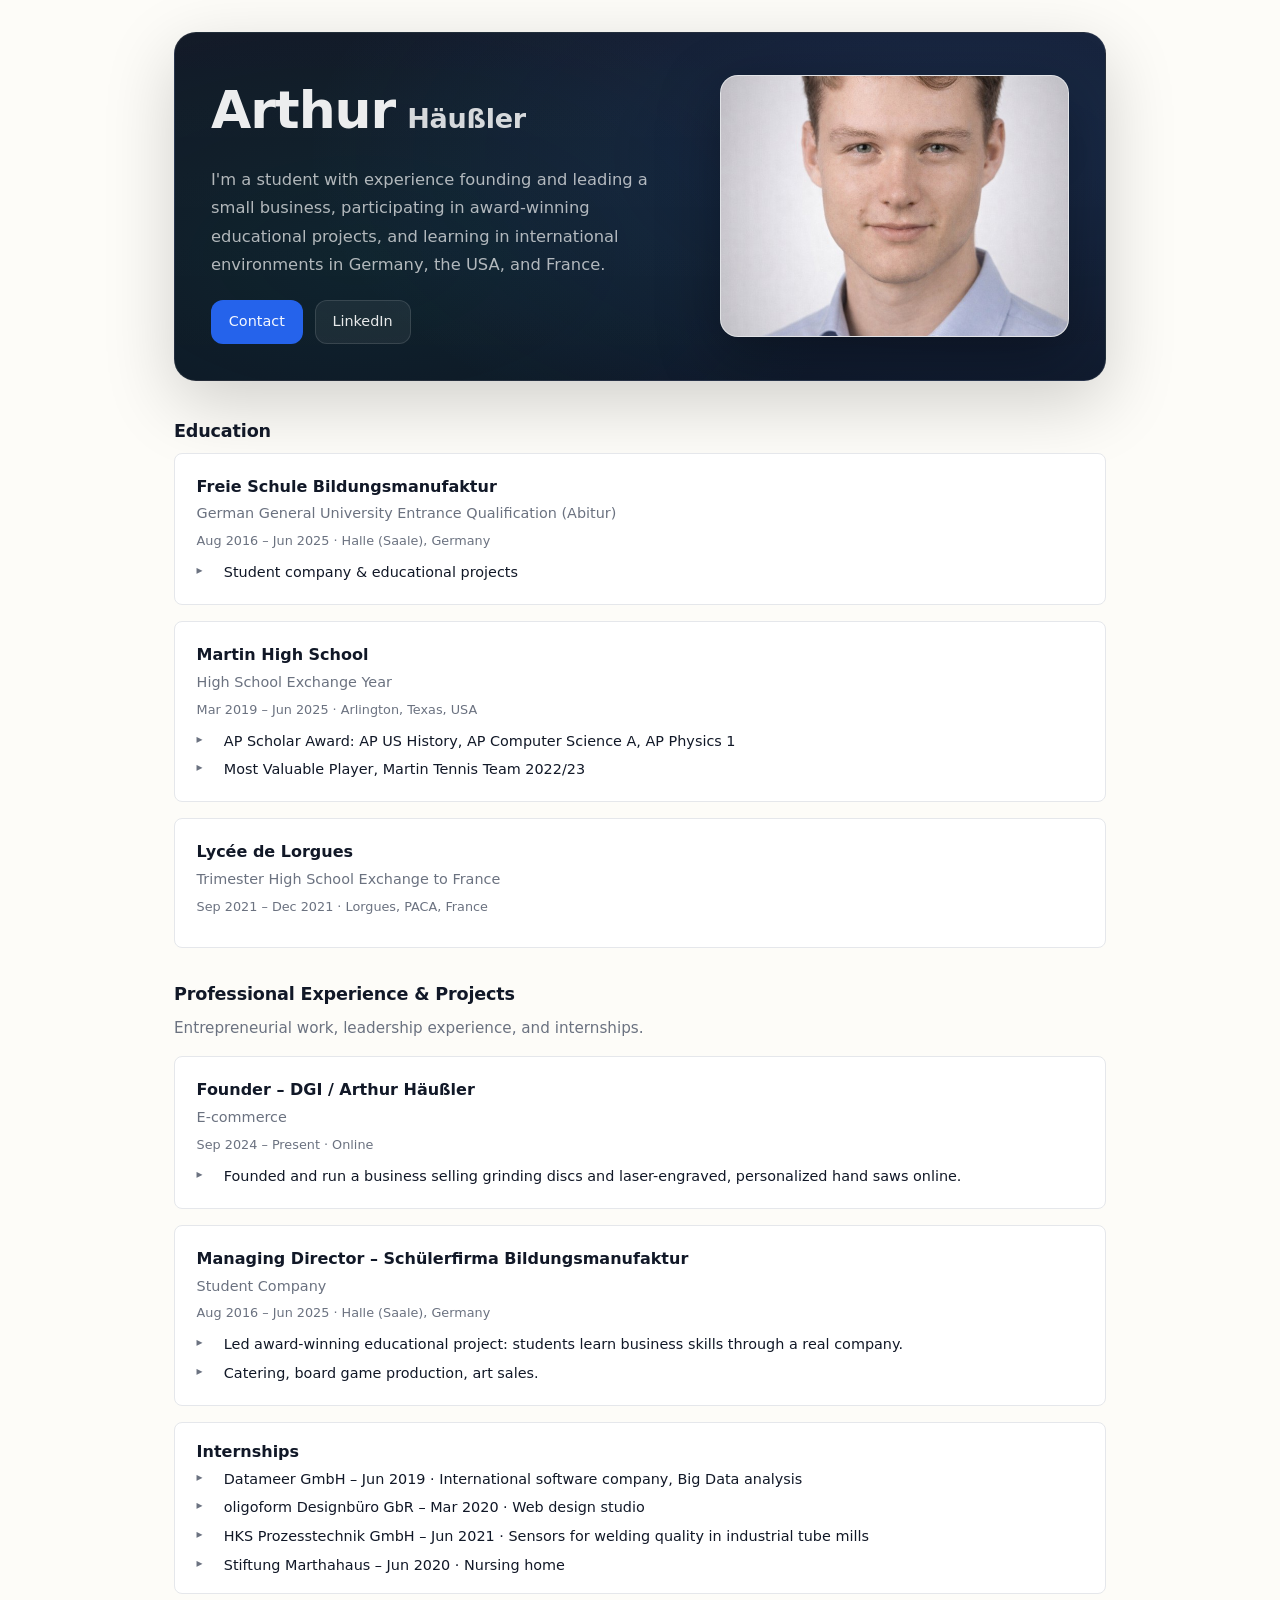
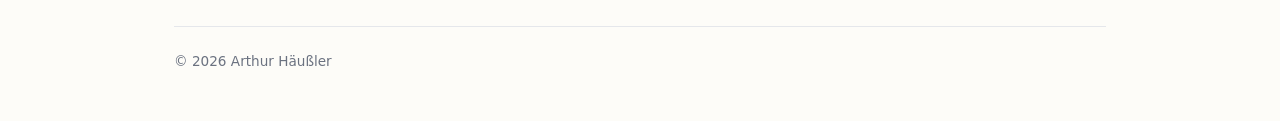
<file: index.html>
<!DOCTYPE html>
<html lang="en">
<head>
  <meta charset="UTF-8" />
  <title>Arthur Häußler – Personal Website</title>
  <meta name="viewport" content="width=device-width, initial-scale=1" />
  <meta name="description" content="Personal website and CV of Arthur Häußler." />
  <link rel="stylesheet" href="styles.css" />
</head>
<body>
  <main class="container">
    <header class="hero">
      <div class="hero-content">
        <div class="hero-text">
          <h1 class="name">
            <span class="name-first">Arthur</span>
            <span class="name-last">Häußler</span>
          </h1>
          <p class="intro">
            I'm a student with experience founding and leading a small business,
            participating in award-winning educational projects, and learning in
            international environments in Germany, the USA, and France.
          </p>
          <div class="hero-buttons">
            <a href="mailto:arthur.haeussler@gmx.de" class="btn btn-primary">Contact</a>
            <a href="https://www.linkedin.com/in/arthur-h%C3%A4u%C3%9Fler-174215298/" target="_blank" rel="noopener noreferrer" class="btn btn-secondary">LinkedIn</a>
          </div>
        </div>
        <div class="hero-photo">
          <img src="assets/portrait.png" alt="Arthur Häußler" />
        </div>
      </div>
    </header>

    <section class="section">
      <h2 class="section-title">Education</h2>

      <article class="card">
        <h3 class="card-title">Freie Schule Bildungsmanufaktur</h3>
        <p class="card-subtitle">German General University Entrance Qualification (Abitur)</p>
        <p class="card-meta">Aug 2016 – Jun 2025 · Halle (Saale), Germany</p>
        <ul class="card-list">
          <li>Student company &amp; educational projects</li>
        </ul>
      </article>

      <article class="card">
        <h3 class="card-title">Martin High School</h3>
        <p class="card-subtitle">High School Exchange Year</p>
        <p class="card-meta">Mar 2019 – Jun 2025 · Arlington, Texas, USA</p>
        <ul class="card-list">
          <li>AP Scholar Award: AP US History, AP Computer Science A, AP Physics 1</li>
          <li>Most Valuable Player, Martin Tennis Team 2022/23</li>
        </ul>
      </article>

      <article class="card">
        <h3 class="card-title">Lycée de Lorgues</h3>
        <p class="card-subtitle">Trimester High School Exchange to France</p>
        <p class="card-meta">Sep 2021 – Dec 2021 · Lorgues, PACA, France</p>
      </article>
    </section>

    <section class="section">
      <h2 class="section-title">Professional Experience &amp; Projects</h2>
      <p class="section-intro">Entrepreneurial work, leadership experience, and internships.</p>

      <article class="card">
        <h3 class="card-title">Founder – DGI / Arthur Häußler</h3>
        <p class="card-subtitle">E-commerce</p>
        <p class="card-meta">Sep 2024 – Present · Online</p>
        <ul class="card-list">
          <li>Founded and run a business selling grinding discs and laser-engraved, personalized hand saws online.</li>
        </ul>
      </article>

      <article class="card">
        <h3 class="card-title">Managing Director – Schülerfirma Bildungsmanufaktur</h3>
        <p class="card-subtitle">Student Company</p>
        <p class="card-meta">Aug 2016 – Jun 2025 · Halle (Saale), Germany</p>
        <ul class="card-list">
          <li>Led award-winning educational project: students learn business skills through a real company.</li>
          <li>Catering, board game production, art sales.</li>
        </ul>
      </article>

      <article class="card card-compact">
        <h3 class="card-title">Internships</h3>
        <ul class="card-list">
          <li>Datameer GmbH – Jun 2019 · International software company, Big Data analysis</li>
          <li>oligoform Designbüro GbR – Mar 2020 · Web design studio</li>
          <li>HKS Prozesstechnik GmbH – Jun 2021 · Sensors for welding quality in industrial tube mills</li>
          <li>Stiftung Marthahaus – Jun 2020 · Nursing home</li>
        </ul>
      </article>
    </section>

    <footer class="site-footer">
      <span>© <span id="year"></span> Arthur Häußler</span>
    </footer>
  </main>

  <script>
    document.getElementById("year").textContent = new Date().getFullYear();
  </script>
</body>
</html>
</file>
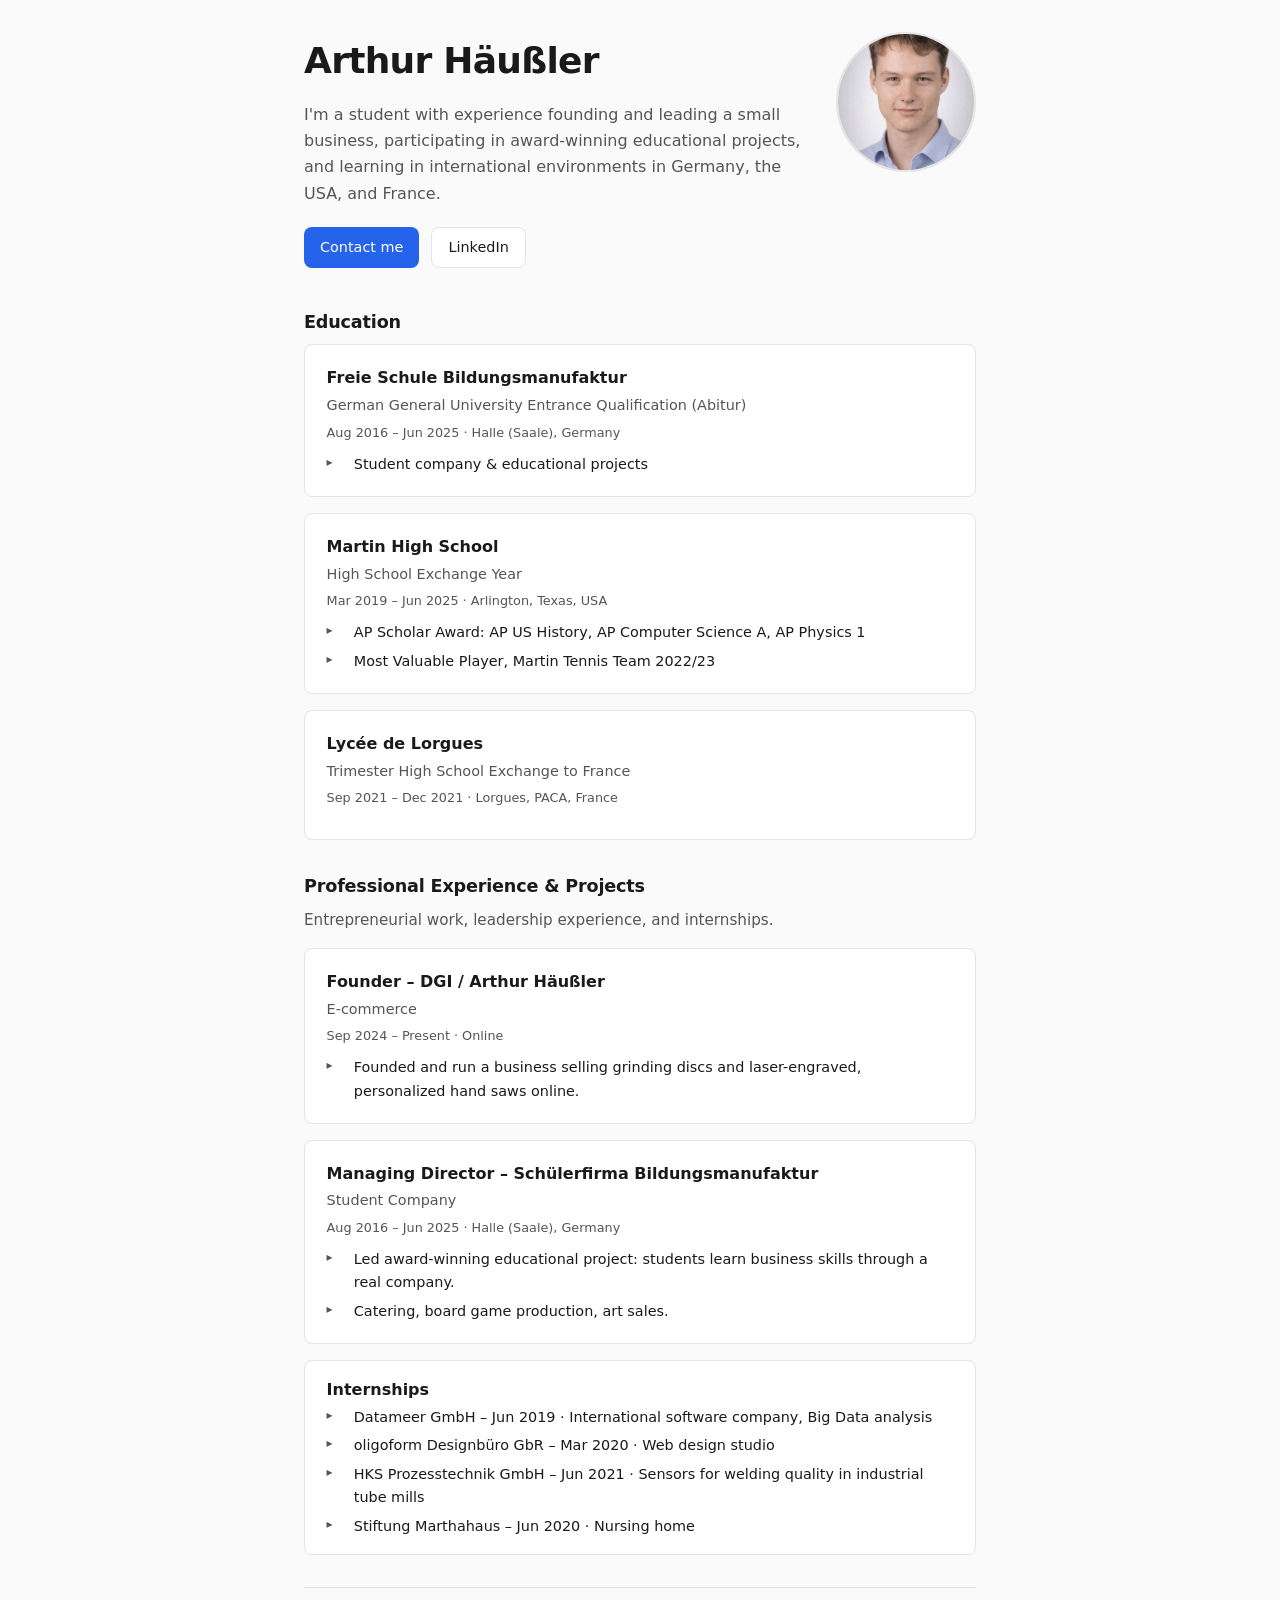
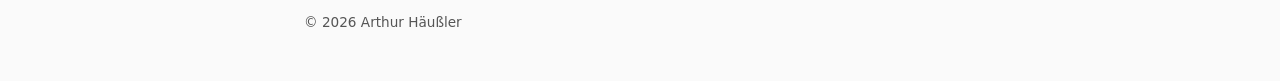
<file: github.io/index.html>
<!DOCTYPE html>
<html lang="en">
<head>
  <meta charset="UTF-8" />
  <title>Arthur Häußler – Personal Website</title>
  <meta name="viewport" content="width=device-width, initial-scale=1" />
  <meta name="description" content="Personal website and CV of Arthur Häußler." />
  <link rel="stylesheet" href="styles.css" />
</head>
<body>
  <main class="container">
    <header class="hero">
      <div class="hero-content">
        <div class="hero-text">
          <h1 class="name">Arthur Häußler</h1>
          <p class="intro">
            I'm a student with experience founding and leading a small business,
            participating in award-winning educational projects, and learning in
            international environments in Germany, the USA, and France.
          </p>
          <div class="hero-buttons">
            <a href="mailto:arthur.haeussler@gmx.de" class="btn btn-primary">Contact me</a>
            <a href="https://www.linkedin.com/in/arthur-h%C3%A4u%C3%9Fler-174215298/" target="_blank" rel="noopener noreferrer" class="btn btn-secondary">LinkedIn</a>
          </div>
        </div>
        <div class="hero-photo">
          <img src="assets/portrait.png" alt="Arthur Häußler" />
        </div>
      </div>
    </header>

    <section class="section">
      <h2 class="section-title">Education</h2>

      <article class="card">
        <h3 class="card-title">Freie Schule Bildungsmanufaktur</h3>
        <p class="card-subtitle">German General University Entrance Qualification (Abitur)</p>
        <p class="card-meta">Aug 2016 – Jun 2025 · Halle (Saale), Germany</p>
        <ul class="card-list">
          <li>Student company &amp; educational projects</li>
        </ul>
      </article>

      <article class="card">
        <h3 class="card-title">Martin High School</h3>
        <p class="card-subtitle">High School Exchange Year</p>
        <p class="card-meta">Mar 2019 – Jun 2025 · Arlington, Texas, USA</p>
        <ul class="card-list">
          <li>AP Scholar Award: AP US History, AP Computer Science A, AP Physics 1</li>
          <li>Most Valuable Player, Martin Tennis Team 2022/23</li>
        </ul>
      </article>

      <article class="card">
        <h3 class="card-title">Lycée de Lorgues</h3>
        <p class="card-subtitle">Trimester High School Exchange to France</p>
        <p class="card-meta">Sep 2021 – Dec 2021 · Lorgues, PACA, France</p>
      </article>
    </section>

    <section class="section">
      <h2 class="section-title">Professional Experience &amp; Projects</h2>
      <p class="section-intro">Entrepreneurial work, leadership experience, and internships.</p>

      <article class="card">
        <h3 class="card-title">Founder – DGI / Arthur Häußler</h3>
        <p class="card-subtitle">E-commerce</p>
        <p class="card-meta">Sep 2024 – Present · Online</p>
        <ul class="card-list">
          <li>Founded and run a business selling grinding discs and laser-engraved, personalized hand saws online.</li>
        </ul>
      </article>

      <article class="card">
        <h3 class="card-title">Managing Director – Schülerfirma Bildungsmanufaktur</h3>
        <p class="card-subtitle">Student Company</p>
        <p class="card-meta">Aug 2016 – Jun 2025 · Halle (Saale), Germany</p>
        <ul class="card-list">
          <li>Led award-winning educational project: students learn business skills through a real company.</li>
          <li>Catering, board game production, art sales.</li>
        </ul>
      </article>

      <article class="card card-compact">
        <h3 class="card-title">Internships</h3>
        <ul class="card-list">
          <li>Datameer GmbH – Jun 2019 · International software company, Big Data analysis</li>
          <li>oligoform Designbüro GbR – Mar 2020 · Web design studio</li>
          <li>HKS Prozesstechnik GmbH – Jun 2021 · Sensors for welding quality in industrial tube mills</li>
          <li>Stiftung Marthahaus – Jun 2020 · Nursing home</li>
        </ul>
      </article>
    </section>

    <footer class="site-footer">
      <span>© <span id="year"></span> Arthur Häußler</span>
    </footer>
  </main>

  <script>
    document.getElementById("year").textContent = new Date().getFullYear();
  </script>
</body>
</html>
</file>
<file: styles.css>
/* Arthur Häußler – style inspired by hagenhaeussler.com */

:root {
  --bg: #fdfcf8;
  --bg-card: #ffffff;
  --text: #111827;
  --text-muted: #6b7280;
  --border: #e5e7eb;
  --accent: #0f766e;
  --accent-hover: #115e59;
  --radius: 8px;
  --font-sans: system-ui, -apple-system, BlinkMacSystemFont, "Segoe UI", Roboto, sans-serif;
  --hero-bg: #0b1220;
  --hero-surface: rgba(255, 255, 255, 0.04);
  --hero-border: rgba(255, 255, 255, 0.08);
  --hero-text: rgba(255, 255, 255, 0.92);
  --hero-muted: rgba(255, 255, 255, 0.68);
}

*,
*::before,
*::after {
  box-sizing: border-box;
}

body {
  margin: 0;
  min-height: 100vh;
  font-family: var(--font-sans);
  background: var(--bg);
  color: var(--text);
  line-height: 1.6;
}

.container {
  width: 100%;
  max-width: 980px;
  margin: 0 auto;
  padding: 2rem 1.5rem 3rem;
}

/* Hero */

.hero {
  padding: 2.25rem 2.25rem;
  border-radius: 22px;
  background:
    radial-gradient(1200px 600px at 85% 35%, rgba(59, 130, 246, 0.18), transparent 55%),
    radial-gradient(900px 500px at 20% 65%, rgba(15, 118, 110, 0.14), transparent 55%),
    linear-gradient(180deg, rgba(255, 255, 255, 0.03), rgba(255, 255, 255, 0.01)),
    var(--hero-bg);
  border: 1px solid var(--hero-border);
  box-shadow: 0 22px 70px rgba(0, 0, 0, 0.18);
  margin-bottom: 2.25rem;
  overflow: hidden;
}

.hero-content {
  display: grid;
  grid-template-columns: 1.15fr 0.85fr;
  gap: 2.25rem;
  align-items: center;
}

.hero-text {
  min-width: 0;
  max-width: 40rem;
}

.name {
  display: flex;
  flex-wrap: wrap;
  gap: 0.75rem;
  align-items: baseline;
  font-size: clamp(2.25rem, 5vw, 3.25rem);
  margin: 0 0 0.85rem;
  letter-spacing: -0.02em;
  color: var(--hero-text);
}

.name-first {
  font-weight: 800;
}

.name-last {
  font-weight: 650;
  opacity: 0.9;
  font-size: 0.52em;
  letter-spacing: -0.01em;
}

.intro {
  margin: 0 0 1.25rem;
  color: var(--hero-muted);
  font-size: 1.02rem;
  line-height: 1.75;
}

.hero-buttons {
  display: flex;
  flex-wrap: wrap;
  gap: 0.75rem;
}

.btn {
  display: inline-flex;
  align-items: center;
  justify-content: center;
  padding: 0.58rem 1.05rem;
  border-radius: 12px;
  font-size: 0.9rem;
  font-weight: 500;
  text-decoration: none;
  transition: background 0.15s ease, color 0.15s ease, border-color 0.15s ease, transform 0.15s ease;
  border: 1px solid transparent;
}

.btn-primary {
  background: #2563eb;
  color: rgba(255, 255, 255, 0.95);
  border-color: rgba(37, 99, 235, 0.35);
}

.btn-primary:hover {
  background: #1d4ed8;
  transform: translateY(-1px);
}

.btn-secondary {
  background: rgba(255, 255, 255, 0.06);
  color: rgba(255, 255, 255, 0.9);
  border-color: rgba(255, 255, 255, 0.12);
}

.btn-secondary:hover {
  background: rgba(255, 255, 255, 0.10);
  border-color: rgba(255, 255, 255, 0.18);
  transform: translateY(-1px);
}

.hero-photo {
  flex-shrink: 0;
  display: flex;
  justify-content: flex-end;
}

.hero-photo img {
  width: min(420px, 100%);
  aspect-ratio: 4 / 3;
  height: auto;
  border-radius: 18px;
  object-fit: cover;
  background: rgba(255, 255, 255, 0.85);
  border: 1px solid rgba(255, 255, 255, 0.18);
  box-shadow: 0 18px 60px rgba(0, 0, 0, 0.35);
}

/* Sections */

.section {
  margin-bottom: 2rem;
}

.section-title {
  font-size: 1.1rem;
  font-weight: 600;
  margin: 0 0 0.5rem;
  color: var(--text);
  letter-spacing: -0.01em;
}

.section-intro {
  font-size: 0.95rem;
  color: var(--text-muted);
  margin: 0 0 1rem;
}

/* Cards (Education & Journey / Experience style) */

.card {
  background: var(--bg-card);
  border: 1px solid var(--border);
  border-radius: var(--radius);
  padding: 1.25rem 1.35rem;
  margin-bottom: 1rem;
}

.card:last-child {
  margin-bottom: 0;
}

.card-compact {
  padding: 1rem 1.35rem;
}

.card-title {
  font-size: 1rem;
  font-weight: 600;
  margin: 0 0 0.2rem;
  color: var(--text);
}

.card-subtitle {
  font-size: 0.9rem;
  color: var(--text-muted);
  margin: 0 0 0.35rem;
}

.card-meta {
  font-size: 0.8rem;
  color: var(--text-muted);
  margin: 0 0 0.6rem;
}

.card-list {
  margin: 0;
  padding-left: 1.2rem;
  list-style: none;
}

.card-list li {
  position: relative;
  padding-left: 0.5rem;
  margin-bottom: 0.35rem;
  font-size: 0.9rem;
  color: var(--text);
}

.card-list li::before {
  content: "▸";
  position: absolute;
  left: -1.2rem;
  color: var(--text-muted);
  font-size: 0.75rem;
}

.card-list li:last-child {
  margin-bottom: 0;
}

/* Tags (Languages) */

.tag-list {
  display: flex;
  flex-wrap: wrap;
  gap: 0.5rem;
}

.tag {
  display: inline-block;
  padding: 0.35rem 0.75rem;
  font-size: 0.85rem;
  color: var(--text-muted);
  background: var(--bg-card);
  border: 1px solid var(--border);
  border-radius: 999px;
}

/* Footer */

.site-footer {
  margin-top: 2rem;
  padding-top: 1.5rem;
  border-top: 1px solid var(--border);
  font-size: 0.85rem;
  color: var(--text-muted);
}

/* Responsive */

@media (max-width: 600px) {
  .container {
    padding: 1.5rem 1rem 2rem;
  }

  .hero {
    padding: 1.5rem 1.25rem;
  }

  .hero-content {
    grid-template-columns: 1fr;
    gap: 1.25rem;
  }

  .hero-photo {
    justify-content: center;
    order: -1;
  }
}
</file>
<file: github.io/styles.css>
/* Arthur Häußler – style inspired by hagenhaeussler.com */

:root {
  --bg: #fafafa;
  --bg-card: #ffffff;
  --text: #1a1a1a;
  --text-muted: #555;
  --border: #e5e5e5;
  --accent: #2563eb;
  --accent-hover: #1d4ed8;
  --radius: 8px;
  --font-sans: system-ui, -apple-system, BlinkMacSystemFont, "Segoe UI", Roboto, sans-serif;
}

*,
*::before,
*::after {
  box-sizing: border-box;
}

body {
  margin: 0;
  min-height: 100vh;
  font-family: var(--font-sans);
  background: var(--bg);
  color: var(--text);
  line-height: 1.6;
}

.container {
  width: 100%;
  max-width: 720px;
  margin: 0 auto;
  padding: 2rem 1.5rem 3rem;
}

/* Hero */

.hero {
  margin-bottom: 2.5rem;
}

.hero-content {
  display: grid;
  grid-template-columns: 1fr auto;
  align-items: start;
  gap: 2rem;
}

.hero-text {
  min-width: 0;
}

.name {
  font-size: clamp(1.75rem, 4vw, 2.25rem);
  font-weight: 700;
  margin: 0 0 0.75rem;
  letter-spacing: -0.02em;
}

.intro {
  margin: 0 0 1.25rem;
  color: var(--text-muted);
  font-size: 1rem;
  line-height: 1.65;
}

.hero-buttons {
  display: flex;
  flex-wrap: wrap;
  gap: 0.75rem;
}

.btn {
  display: inline-flex;
  align-items: center;
  justify-content: center;
  padding: 0.5rem 1rem;
  border-radius: var(--radius);
  font-size: 0.9rem;
  font-weight: 500;
  text-decoration: none;
  transition: background 0.15s ease, color 0.15s ease;
}

.btn-primary {
  background: var(--accent);
  color: #fff;
}

.btn-primary:hover {
  background: var(--accent-hover);
}

.btn-secondary {
  background: var(--bg-card);
  color: var(--text);
  border: 1px solid var(--border);
}

.btn-secondary:hover {
  background: #f0f0f0;
  border-color: #ccc;
}

.hero-photo {
  flex-shrink: 0;
}

.hero-photo img {
  width: 140px;
  height: 140px;
  border-radius: 50%;
  object-fit: cover;
  border: 2px solid var(--border);
}

/* Sections */

.section {
  margin-bottom: 2rem;
}

.section-title {
  font-size: 1.1rem;
  font-weight: 600;
  margin: 0 0 0.5rem;
  color: var(--text);
  letter-spacing: -0.01em;
}

.section-intro {
  font-size: 0.95rem;
  color: var(--text-muted);
  margin: 0 0 1rem;
}

/* Cards (Education & Journey / Experience style) */

.card {
  background: var(--bg-card);
  border: 1px solid var(--border);
  border-radius: var(--radius);
  padding: 1.25rem 1.35rem;
  margin-bottom: 1rem;
}

.card:last-child {
  margin-bottom: 0;
}

.card-compact {
  padding: 1rem 1.35rem;
}

.card-title {
  font-size: 1rem;
  font-weight: 600;
  margin: 0 0 0.2rem;
  color: var(--text);
}

.card-subtitle {
  font-size: 0.9rem;
  color: var(--text-muted);
  margin: 0 0 0.35rem;
}

.card-meta {
  font-size: 0.8rem;
  color: var(--text-muted);
  margin: 0 0 0.6rem;
}

.card-list {
  margin: 0;
  padding-left: 1.2rem;
  list-style: none;
}

.card-list li {
  position: relative;
  padding-left: 0.5rem;
  margin-bottom: 0.35rem;
  font-size: 0.9rem;
  color: var(--text);
}

.card-list li::before {
  content: "▸";
  position: absolute;
  left: -1.2rem;
  color: var(--text-muted);
  font-size: 0.75rem;
}

.card-list li:last-child {
  margin-bottom: 0;
}

/* Tags (Languages) */

.tag-list {
  display: flex;
  flex-wrap: wrap;
  gap: 0.5rem;
}

.tag {
  display: inline-block;
  padding: 0.35rem 0.75rem;
  font-size: 0.85rem;
  color: var(--text-muted);
  background: var(--bg-card);
  border: 1px solid var(--border);
  border-radius: 999px;
}

/* Footer */

.site-footer {
  margin-top: 2rem;
  padding-top: 1.5rem;
  border-top: 1px solid var(--border);
  font-size: 0.85rem;
  color: var(--text-muted);
}

/* Responsive */

@media (max-width: 600px) {
  .container {
    padding: 1.5rem 1rem 2rem;
  }

  .hero-content {
    grid-template-columns: 1fr;
  }

  .hero-photo {
    order: -1;
  }

  .hero-photo img {
    width: 120px;
    height: 120px;
  }
}
</file>
